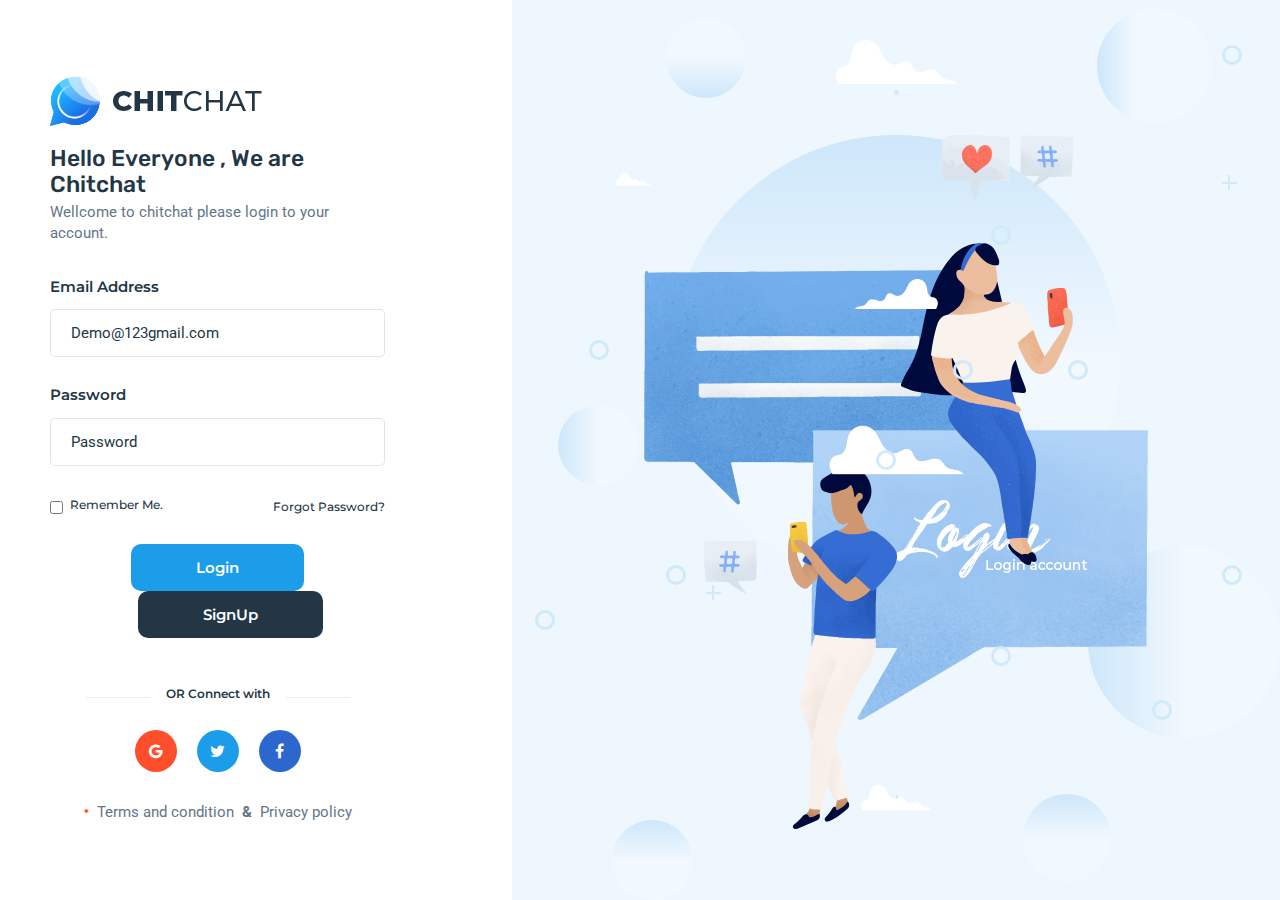
<file: chitchat/pages/login.html>
<!DOCTYPE html>
<html lang="en">
  <head>
	<meta http-equiv="Content-Type" content="text/html; charset=UTF-8"/>
    <title>Chitchat - chat messenger html templlete</title>
    <meta http-equiv="X-UA-Compatible" content="IE=edge">
    <meta name="viewport" content="width=device-width,initial-scale=1">
    <meta name="description" content="Chitchat">
    <meta name="keywords" content="Chitchat">
    <meta name="author" content="Chitchat">
    <link rel="icon" href="../../chitchat/assets/images/favicon/favicon.png" type="image/x-icon">
    <link rel="shortcut icon" href="../../chitchat/assets/images/favicon/favicon.png" type="image/x-icon">
    <link href="//fonts.googleapis.com/css?family=Montserrat:400,500,600,700,800&amp;display=swap" rel="stylesheet">
    <link href="//fonts.googleapis.com/css?family=Roboto:400,500,600&amp;display=swap" rel="stylesheet">
    <link href="//fonts.googleapis.com/css?family=Rubik:300,300i,400,400i,500,500i,700,700i,900,900i&amp;display=swap" rel="stylesheet">
    <link rel="stylesheet" type="text/css" href="../../chitchat/assets/css/date-picker.css">
    <link rel="stylesheet" type="text/css" href="../../chitchat/assets/css/magnific-popup.css">
    <link rel="stylesheet" type="text/css" href="../../chitchat/assets/css/style.css" media="screen" id="color">
    <link rel="stylesheet" type="text/css" href="../../chitchat/assets/css/tour.css">
    <link rel="stylesheet" type="text/css" href="../../chitchat/assets/js/ckeditor/skins/moono-lisa/editor.css">
    <link rel="stylesheet" type="text/css" href="../../chitchat/assets/js/ckeditor/plugins/scayt/skins/moono-lisa/scayt.css">
    <link rel="stylesheet" type="text/css" href="../../chitchat/assets/js/ckeditor/plugins/scayt/dialogs/dialog.css">
    <link rel="stylesheet" type="text/css" href="../../chitchat/assets/js/ckeditor/plugins/tableselection/styles/tableselection.css">
    <link rel="stylesheet" type="text/css" href="../../chitchat/assets/js/ckeditor/plugins/wsc/skins/moono-lisa/wsc.css">
    <link rel="stylesheet" type="text/css" href="../../chitchat/assets/js/ckeditor/plugins/copyformatting/styles/copyformatting.css">
  </head>
  <body>
    <div class="login-page1">
      <div class="container-fluid p-0">
        <div class="row">
          <div class="col-12">
            <div class="login-contain-main">
              <div class="left-page">
                <div class="login-content">
                  <div class="login-content-header"><img class="image-fluid" src="../../chitchat/assets/images/logo/landing-logo.png" alt="images"></div>
                  <h3>Hello Everyone , We are Chitchat</h3>
                  <h4>Wellcome to chitchat please login to your account.</h4>
                  <form class="form1">
                    <div class="form-group">
                      <label class="col-form-label" for="inputEmail3">Email Address</label>
                      <input class="form-control" id="inputEmail3" type="email" placeholder="Demo@123gmail.com">
                    </div>
                    <div class="form-group">
                      <label class="col-form-label" for="inputPassword3">Password</label><span> </span>
                      <input class="form-control" id="inputPassword3" type="password" placeholder="Password">
                    </div>
                    <div class="form-group">
                      <div class="rememberchk">
                        <div class="form-check">
                          <input class="form-check-input" id="gridCheck1" type="checkbox">
                          <label class="form-check-label" for="gridCheck1">Remember Me.</label>
                          <h6>Forgot Password?</h6>
                        </div>
                      </div>
                    </div>
                    <div class="form-group">
                      <div class="buttons"><a class="btn btn-primary button-effect" href="#">Login</a><a class="btn button-effect btn-signup" href="#">SignUp</a></div>
                    </div>
                  </form>
                  <div class="line">
                    <h6>OR Connect with</h6>
                  </div>
                  <div class="medialogo">
                    <ul>
                      <li><a class="icon-btn btn-danger button-effect" href="#"><i class="fa fa-google"></i></a></li>
                      <li><a class="icon-btn btn-primary button-effect" href="#"><i class="fa fa-twitter"></i></a></li>
                      <li><a class="icon-btn btn-facebook button-effect" href="#"><i class="fa fa-facebook-f"></i></a></li>
                    </ul>
                  </div>
                  <div class="termscondition">
                    <h4 class="mb-0"><span>*</span>Terms and condition<b>&</b>Privacy policy</h4>
                  </div>
                </div>
              </div>
              <div class="right-page">
                <div class="right-login animat-rate">
                  <div class="animation-block">
                    <div class="bg_circle">
                      <div></div>
                      <div></div>
                      <div></div>
                      <div></div>
                      <div></div>
                      <div></div>
                      <div></div>
                      <div></div>
                      <div></div>
                      <div></div>
                      <div></div>
                    </div>
                    <div class="cross"></div>
                    <div class="cross1"></div>
                    <div class="cross2"></div>
                    <div class="dot"></div>
                    <div class="dot1"></div>
                    <div class="maincircle"></div>
                    <div class="top-circle"></div>
                    <div class="center-circle"></div>
                    <div class="bottom-circle"></div>
                    <div class="bottom-circle1"></div>
                    <div class="right-circle"></div>
                    <div class="right-circle1"></div><img class="heart-logo" src="../../chitchat/assets/images/login_signup/5.png" alt="login logo"/><img class="has-logo" src="../../chitchat/assets/images/login_signup/4.png" alt="login logo"/><img class="login-img" src="../../chitchat/assets/images/login_signup/1.png" alt="login logo"/><img class="boy-logo" src="../../chitchat/assets/images/login_signup/6.png" alt="login boy logo"/><img class="girl-logo" src="../../chitchat/assets/images/login_signup/7.png" alt="girllogo"/><img class="cloud-logo" src="../../chitchat/assets/images/login_signup/2.png" alt="login logo"/><img class="cloud-logo1" src="../../chitchat/assets/images/login_signup/2.png" alt="login logo"/><img class="cloud-logo2" src="../../chitchat/assets/images/login_signup/2.png" alt="login logo"/><img class="cloud-logo3" src="../../chitchat/assets/images/login_signup/2.png" alt="login logo"/><img class="cloud-logo4" src="../../chitchat/assets/images/login_signup/2.png" alt="login logo"/><img class="has-logo1" src="../../chitchat/assets/images/login_signup/4.png" alt="login logo"/>
                  </div>
                </div>
              </div>
            </div>
          </div>
        </div>
      </div>
    </div>
  </body>
</html>
</file>
<file: chitchat/assets/css/date-picker.css>
.datepicker--cell-day.-other-month-, .datepicker--cell-year.-other-decade- {
  color: #dedede; }
  .datepicker--cell-day.-other-month-:hover, .datepicker--cell-year.-other-decade-:hover {
    color: #c5c5c5; }
  .-disabled-.-focus-.datepicker--cell-day.-other-month-, .-disabled-.-focus-.datepicker--cell-year.-other-decade- {
    color: #dedede; }
  .-selected-.datepicker--cell-day.-other-month-, .-selected-.datepicker--cell-year.-other-decade- {
    color: #fff;
    background: #a2ddf6; }
    .-selected-.-focus-.datepicker--cell-day.-other-month-, .-selected-.-focus-.datepicker--cell-year.-other-decade- {
      background: #8ad5f4; }
  .-in-range-.datepicker--cell-day.-other-month-, .-in-range-.datepicker--cell-year.-other-decade- {
    background-color: rgba(92, 196, 239, 0.1);
    color: #cccccc; }
    .-in-range-.-focus-.datepicker--cell-day.-other-month-, .-in-range-.-focus-.datepicker--cell-year.-other-decade- {
      background-color: rgba(92, 196, 239, 0.2); }
  .datepicker--cell-day.-other-month-:empty, .datepicker--cell-year.-other-decade-:empty {
    background: none;
    border: none; }

/* -------------------------------------------------
    Datepicker cells
   ------------------------------------------------- */
.datepicker--cells {
  display: -webkit-box;
  display: -ms-flexbox;
  display: flex;
  -ms-flex-wrap: wrap;
      flex-wrap: wrap; }

.datepicker--cell {
  border-radius: 5px;
  -webkit-box-sizing: border-box;
          box-sizing: border-box;
  cursor: pointer;
  display: -webkit-box;
  display: -ms-flexbox;
  display: flex;
  position: relative;
  -webkit-box-align: center;
      -ms-flex-align: center;
          align-items: center;
  -webkit-box-pack: center;
      -ms-flex-pack: center;
          justify-content: center;
  height: 32px;
  z-index: 1; }
  .datepicker--cell.-focus- {
    background: #f0f0f0; }
  .datepicker--cell.-current- {
    color: #4EB5E6;
    border-color: #4EB5E6; }
    .datepicker--cell.-current-.-focus- {
      color: #4a4a4a; }
    .datepicker--cell.-current-.-in-range- {
      color: #4EB5E6; }
  .datepicker--cell.-in-range- {
    background: rgba(92, 196, 239, 0.1);
    color: #4a4a4a;
    border-radius: 0; }
    .datepicker--cell.-in-range-.-focus- {
      background-color: rgba(92, 196, 239, 0.2); }
  .datepicker--cell.-disabled- {
    cursor: default;
    color: #aeaeae; }
    .datepicker--cell.-disabled-.-focus- {
      color: #aeaeae; }
    .datepicker--cell.-disabled-.-in-range- {
      color: #a1a1a1; }
    .datepicker--cell.-disabled-.-current-.-focus- {
      color: #aeaeae; }
  .datepicker--cell.-range-from- {
    border: 1px solid rgba(92, 196, 239, 0.5);
    background-color: rgba(92, 196, 239, 0.1);
    border-radius: 5px 0 0 5px; }
  .datepicker--cell.-range-to- {
    border: 1px solid rgba(92, 196, 239, 0.5);
    background-color: rgba(92, 196, 239, 0.1);
    border-radius: 0 5px 5px 0; }
  .datepicker--cell.-range-from-.-range-to- {
    border-radius: 5px; }
  .datepicker--cell.-selected- {
    color: #fff;
    border: none;
    background: #5cc4ef; }
    .datepicker--cell.-selected-.-current- {
      color: #fff;
      background: #5cc4ef; }
    .datepicker--cell.-selected-.-focus- {
      background: #45bced; }
  .datepicker--cell:empty {
    cursor: default; }

.datepicker--days-names {
  display: -webkit-box;
  display: -ms-flexbox;
  display: flex;
  -ms-flex-wrap: wrap;
      flex-wrap: wrap;
  margin: 8px 0 3px; }

.datepicker--day-name {
  color: #1c9dea;
  display: -webkit-box;
  display: -ms-flexbox;
  display: flex;
  -webkit-box-align: center;
      -ms-flex-align: center;
          align-items: center;
  -webkit-box-pack: center;
      -ms-flex-pack: center;
          justify-content: center;
  -webkit-box-flex: 1;
      -ms-flex: 1;
          flex: 1;
  text-align: center;
  text-transform: uppercase;
  font-size: .8em; }

.datepicker--cell-day {
  width: 14.28571%;
  height: 34px; }

.datepicker--cells-months {
  height: 170px; }

.datepicker--cell-month {
  width: 33.33%;
  height: 25%; }

.datepicker--years {
  height: 170px; }

.datepicker--cells-years {
  height: 170px; }

.datepicker--cell-year {
  width: 25%;
  height: 33.33%; }

/* -------------------------------------------------
    Datepicker
   ------------------------------------------------- */
.datepickers-container {
  position: absolute;
  left: 0;
  top: 0; }
  @media print {
    .datepickers-container {
      display: none; } }

.datepicker {
  background: #fff;
  border-radius: 5px;
  -webkit-box-sizing: content-box;
          box-sizing: content-box;
  font-family: Open Sans;
  font-size: 14px;
  color: #4a4a4a;
  width: 250px;
  position: absolute;
  left: -100000px;
  opacity: 0;
  padding: 10px;
  -webkit-transition: opacity 0.3s ease, left 0s 0.3s, -webkit-transform 0.3s ease;
  transition: opacity 0.3s ease, left 0s 0.3s, -webkit-transform 0.3s ease;
  transition: opacity 0.3s ease, transform 0.3s ease, left 0s 0.3s;
  transition: opacity 0.3s ease, transform 0.3s ease, left 0s 0.3s, -webkit-transform 0.3s ease;
  z-index: 100;
  -webkit-box-shadow: 0 4px 14px rgba(174, 197, 231, 0.5);
          box-shadow: 0 4px 14px rgba(174, 197, 231, 0.5); }
  .datepicker.-from-top- {
    -webkit-transform: translateY(-8px);
            transform: translateY(-8px); }
  .datepicker.-from-right- {
    -webkit-transform: translateX(8px);
            transform: translateX(8px); }
  .datepicker.-from-bottom- {
    -webkit-transform: translateY(8px);
            transform: translateY(8px); }
  .datepicker.-from-left- {
    -webkit-transform: translateX(-8px);
            transform: translateX(-8px); }
  .datepicker.active {
    opacity: 1;
    -webkit-transform: translate(0);
    transform: translate(0);
    -webkit-transition: opacity 0.3s ease, left 0s 0s, -webkit-transform 0.3s ease;
    transition: opacity 0.3s ease, left 0s 0s, -webkit-transform 0.3s ease;
    transition: opacity 0.3s ease, transform 0.3s ease, left 0s 0s;
    transition: opacity 0.3s ease, transform 0.3s ease, left 0s 0s, -webkit-transform 0.3s ease; }

.datepicker-inline .datepicker {
  position: static;
  left: auto;
  right: auto;
  opacity: 1;
  -webkit-transform: none;
          transform: none; }

.datepicker-inline .datepicker--pointer {
  display: none; }

.datepicker--content {
  -webkit-box-sizing: content-box;
          box-sizing: content-box;
  padding: 4px; }
  .-only-timepicker- .datepicker--content {
    display: none; }

.datepicker--pointer {
  position: absolute;
  background: #fff;
  border-top: 1px solid #dbdbdb;
  border-right: 1px solid #dbdbdb;
  width: 10px;
  height: 10px;
  z-index: -1; }
  .-top-left- .datepicker--pointer, .-top-center- .datepicker--pointer, .-top-right- .datepicker--pointer {
    top: calc(100% - 4px);
    -webkit-transform: rotate(135deg);
            transform: rotate(135deg); }
  .-right-top- .datepicker--pointer, .-right-center- .datepicker--pointer, .-right-bottom- .datepicker--pointer {
    right: calc(100% - 4px);
    -webkit-transform: rotate(225deg);
            transform: rotate(225deg); }
  .-bottom-left- .datepicker--pointer, .-bottom-center- .datepicker--pointer, .-bottom-right- .datepicker--pointer {
    bottom: calc(100% - 4px);
    -webkit-transform: rotate(315deg);
            transform: rotate(315deg); }
  .-left-top- .datepicker--pointer, .-left-center- .datepicker--pointer, .-left-bottom- .datepicker--pointer {
    left: calc(100% - 4px);
    -webkit-transform: rotate(45deg);
            transform: rotate(45deg); }
  .-top-left- .datepicker--pointer, .-bottom-left- .datepicker--pointer {
    left: 10px; }
  .-top-right- .datepicker--pointer, .-bottom-right- .datepicker--pointer {
    right: 10px; }
  .-top-center- .datepicker--pointer, .-bottom-center- .datepicker--pointer {
    left: calc(50% - 10px / 2); }
  .-left-top- .datepicker--pointer, .-right-top- .datepicker--pointer {
    top: 10px; }
  .-left-bottom- .datepicker--pointer, .-right-bottom- .datepicker--pointer {
    bottom: 10px; }
  .-left-center- .datepicker--pointer, .-right-center- .datepicker--pointer {
    top: calc(50% - 10px / 2); }

.datepicker--body {
  display: none; }
  .datepicker--body.active {
    display: block; }

/* -------------------------------------------------
    Navigation
   ------------------------------------------------- */
.datepicker--nav {
  color: #1c9dea;
  text-transform: uppercase;
  letter-spacing: 2px;
  font-weight: 600;
  border-radius: 5px;
  display: -webkit-box;
  display: -ms-flexbox;
  display: flex;
  -webkit-box-pack: justify;
      -ms-flex-pack: justify;
          justify-content: space-between;
  border-bottom: 1px solid #efefef;
  min-height: 32px;
  padding: 4px; }
  .-only-timepicker- .datepicker--nav {
    display: none; }

.datepicker--nav-title,
.datepicker--nav-action {
  display: -webkit-box;
  display: -ms-flexbox;
  display: flex;
  cursor: pointer;
  -webkit-box-align: center;
      -ms-flex-align: center;
          align-items: center;
  -webkit-box-pack: center;
      -ms-flex-pack: center;
          justify-content: center; }

.datepicker--nav-action {
  width: 32px;
  border-radius: 5px;
  -webkit-user-select: none;
     -moz-user-select: none;
      -ms-user-select: none;
          user-select: none;
  background: #1c9dea; }
  .datepicker--nav-action:hover {
    background: #1c9dea; }
  .datepicker--nav-action.-disabled- {
    visibility: hidden; }
  .datepicker--nav-action svg {
    width: 32px;
    height: 32px; }
  .datepicker--nav-action path {
    fill: none;
    stroke: #fff;
    stroke-width: 2px; }

.datepicker--nav-title {
  border-radius: 5px;
  padding: 0 8px; }
  .datepicker--nav-title i {
    font-style: normal;
    color: #1c9dea;
    margin-left: 5px; }
  .datepicker--nav-title.-disabled- {
    cursor: default;
    background: none; }

.datepicker--buttons {
  display: -webkit-box;
  display: -ms-flexbox;
  display: flex;
  padding: 4px;
  border-top: 1px solid #efefef; }

.datepicker--button {
  color: #1280c1;
  cursor: pointer;
  border-radius: 5px;
  -webkit-box-flex: 1;
      -ms-flex: 1;
          flex: 1;
  display: -webkit-inline-box;
  display: -ms-inline-flexbox;
  display: inline-flex;
  -webkit-box-pack: center;
      -ms-flex-pack: center;
          justify-content: center;
  -webkit-box-align: center;
      -ms-flex-align: center;
          align-items: center;
  height: 32px; }
  .datepicker--button:hover {
    color: #4a4a4a;
    background: #1280c1; }
</file>
<file: chitchat/assets/css/tour.css>
.introjs-overlay {
  position: absolute;
  -webkit-box-sizing: content-box;
          box-sizing: content-box;
  z-index: 999999;
  background-color: #000;
  opacity: 0;
  filter: alpha(opacity=50);
  -webkit-transition: all 0.3s ease-out;
  transition: all 0.3s ease-out; }

.introjs-fixParent {
  z-index: auto !important;
  opacity: 1.0 !important;
  -webkit-transform: none !important;
  transform: none !important; }

.introjs-showElement {
  z-index: 9999999 !important; }

tr.introjs-showElement > td, tr.introjs-showElement > th {
  z-index: 9999999 !important; }

.introjs-disableInteraction {
  z-index: 99999999 !important;
  position: absolute;
  background-color: white;
  opacity: 0;
  filter: alpha(opacity=0); }

.introjs-relativePosition {
  position: relative; }

tr.introjs-showElement > td, tr.introjs-showElement > th {
  position: relative; }

.introjs-helperLayer {
  -webkit-box-sizing: content-box;
          box-sizing: content-box;
  position: absolute;
  z-index: 9999998;
  background-color: #FFF;
  background-color: rgba(255, 255, 255, 0.9);
  border: 1px solid #777;
  border: 1px solid rgba(0, 0, 0, 0.5);
  border-radius: 4px;
  -webkit-box-shadow: 0 2px 15px rgba(0, 0, 0, 0.4);
          box-shadow: 0 2px 15px rgba(0, 0, 0, 0.4);
  -webkit-transition: all 0.3s ease-out;
  transition: all 0.3s ease-out; }

.introjs-tooltipReferenceLayer {
  -webkit-box-sizing: content-box;
          box-sizing: content-box;
  position: absolute;
  visibility: hidden;
  z-index: 100000000;
  background-color: transparent;
  -webkit-transition: all 0.3s ease-out;
  transition: all 0.3s ease-out; }

.introjs-helperLayer * {
  -webkit-box-sizing: content-box;
  -ms-box-sizing: content-box;
  -o-box-sizing: content-box;
  box-sizing: content-box; }
  .introjs-helperLayer *:before, .introjs-helperLayer *:after {
    -webkit-box-sizing: content-box;
    -ms-box-sizing: content-box;
    -o-box-sizing: content-box;
    box-sizing: content-box; }

.introjs-helperNumberLayer {
  -webkit-box-sizing: content-box;
          box-sizing: content-box;
  position: absolute;
  visibility: visible;
  top: -16px;
  left: -16px;
  z-index: 9999999999 !important;
  padding: 2px;
  font-family: Arial, verdana, tahoma;
  font-size: 13px;
  font-weight: bold;
  color: white;
  text-align: center;
  text-shadow: 1px 1px 1px rgba(0, 0, 0, 0.3);
  background: #ff3019;
  /* Old browsers */
  /* Chrome10+,Safari5.1+ */
  /* Chrome,Safari4+ */
  /* FF3.6+ */
  /* IE10+ */
  /* Opera 11.10+ */
  background: -webkit-gradient(linear, left top, left bottom, from(#ff3019), to(#cf0404));
  background: linear-gradient(to bottom, #ff3019 0%, #cf0404 100%);
  /* W3C */
  background: -webkit-gradient(linear, left top, left bottom, from(#1c9dea), to(#1c9dea));
  background: linear-gradient(to bottom, #1c9dea 0%, #1c9dea 100%);
  width: 20px;
  height: 20px;
  line-height: 20px;
  border: 3px solid white;
  border-radius: 50%;
  filter: "progid:DXImageTransform.Microsoft.gradient(startColorstr='#ff3019', endColorstr='#cf0404', GradientType=0)";
  /* IE6-9 */
  filter: "progid:DXImageTransform.Microsoft.Shadow(direction=135, strength=2, color=ff0000)";
  /* IE10 text shadows */
  -webkit-box-shadow: 0 2px 5px rgba(0, 0, 0, 0.4);
          box-shadow: 0 2px 5px rgba(0, 0, 0, 0.4); }

.introjs-arrow {
  border: 15px solid white;
  content: '';
  position: absolute; }
  .introjs-arrow.top {
    top: -30px;
    border-top-color: transparent;
    border-right-color: transparent;
    border-bottom-color: #1c9dea;
    border-left-color: transparent; }
  .introjs-arrow.top-right {
    top: -10px;
    right: 10px;
    border-top-color: transparent;
    border-right-color: transparent;
    border-bottom-color: #1c9dea;
    border-left-color: transparent; }
  .introjs-arrow.top-middle {
    top: -10px;
    left: 50%;
    margin-left: -5px;
    border-top-color: transparent;
    border-right-color: transparent;
    border-bottom-color: #1c9dea;
    border-left-color: transparent; }
  .introjs-arrow.right {
    right: -30px;
    top: 10px;
    border-top-color: transparent;
    border-right-color: transparent;
    border-bottom-color: transparent;
    border-left-color: #1c9dea; }
  .introjs-arrow.right-bottom {
    bottom: 10px;
    right: -30px;
    border-top-color: transparent;
    border-right-color: transparent;
    border-bottom-color: transparent;
    border-left-color: #1c9dea; }
  .introjs-arrow.bottom {
    bottom: -30px;
    border-top-color: #1c9dea;
    border-right-color: transparent;
    border-bottom-color: transparent;
    border-left-color: transparent; }
  .introjs-arrow.left {
    left: -30px;
    top: 10px;
    border-top-color: transparent;
    border-right-color: #1c9dea;
    border-bottom-color: transparent;
    border-left-color: transparent; }
  .introjs-arrow.left-bottom {
    left: -30px;
    bottom: 10px;
    border-top-color: transparent;
    border-right-color: #1c9dea;
    border-bottom-color: transparent;
    border-left-color: transparent; }

.introjs-tooltip {
  -webkit-box-sizing: content-box;
          box-sizing: content-box;
  position: absolute;
  visibility: visible;
  padding: 15px;
  background-color: #1c9dea;
  min-width: 250px;
  max-width: 300px;
  border-radius: 3px;
  -webkit-box-shadow: 0 1px 10px rgba(0, 0, 0, 0.4);
          box-shadow: 0 1px 10px rgba(0, 0, 0, 0.4);
  -webkit-transition: opacity 0.1s ease-out;
  transition: opacity 0.1s ease-out;
  border: 4px solid #fff;
  color: white; }

.introjs-tooltipbuttons {
  text-align: right;
  white-space: nowrap; }

.introjs-button {
  -webkit-box-sizing: content-box;
          box-sizing: content-box;
  position: relative;
  overflow: visible;
  display: inline-block;
  padding: 0.3em 0.8em;
  border: 1px solid #d4d4d4;
  margin: 0;
  text-decoration: none;
  text-shadow: 1px 1px 0 #fff;
  font: 11px;
  color: #333 !important;
  white-space: nowrap;
  cursor: pointer;
  outline: none;
  background-color: #fff;
  background-image: -webkit-gradient(linear, left top, left bottom, from(#fff), to(#fff));
  background-image: linear-gradient(#fff, #fff);
  -webkit-background-clip: padding;
  -moz-background-clip: padding;
  -o-background-clip: padding-box;
  border-radius: 0.2em;
  /* IE hacks */
  zoom: 1;
  *display: inline;
  margin-top: 10px; }
  .introjs-button:hover {
    border-color: #bcbcbc;
    text-decoration: none;
    -webkit-box-shadow: 0px 1px 1px #e3e3e3;
            box-shadow: 0px 1px 1px #e3e3e3; }
  .introjs-button:focus, .introjs-button:active {
    background-image: -webkit-gradient(linear, left top, left bottom, from(#ececec), to(#f4f4f4));
    background-image: linear-gradient(#ececec, #f4f4f4); }
  .introjs-button::-moz-focus-inner {
    padding: 0;
    border: 0; }

/* overrides extra padding on button elements in Firefox */
.introjs-skipbutton {
  -webkit-box-sizing: content-box;
          box-sizing: content-box;
  margin-right: 5px;
  color: #ab8ce4; }

.introjs-prevbutton {
  border-radius: 0.2em 0 0 0.2em;
  border-right: none; }
  .introjs-prevbutton.introjs-fullbutton {
    border: 1px solid #d4d4d4;
    border-radius: 0.2em; }

.introjs-nextbutton {
  border-radius: 0 0.2em 0.2em 0; }
  .introjs-nextbutton.introjs-fullbutton {
    border-radius: 0.2em; }

.introjs-disabled {
  color: #ab8ce4;
  border-color: #d4d4d4;
  -webkit-box-shadow: none;
          box-shadow: none;
  cursor: default;
  background-image: none;
  text-decoration: none;
  background: #d4d4d4;
  opacity: 0.5; }
  .introjs-disabled:hover, .introjs-disabled:focus {
    color: #ab8ce4;
    border-color: #d4d4d4;
    -webkit-box-shadow: none;
            box-shadow: none;
    cursor: default;
    background-image: none;
    text-decoration: none; }

.introjs-hidden {
  display: none; }

.introjs-bullets {
  text-align: center; }
  .introjs-bullets ul {
    -webkit-box-sizing: content-box;
            box-sizing: content-box;
    clear: both;
    margin: 15px auto 0;
    padding: 0;
    display: inline-block; }
    .introjs-bullets ul li {
      -webkit-box-sizing: content-box;
              box-sizing: content-box;
      list-style: none;
      float: left;
      margin: 0 2px; }
      .introjs-bullets ul li a {
        -webkit-box-sizing: content-box;
                box-sizing: content-box;
        display: block;
        width: 6px;
        height: 6px;
        background: #ccc;
        border-radius: 10px;
        -moz-border-radius: 10px;
        -webkit-border-radius: 10px;
        text-decoration: none;
        cursor: pointer; }
        .introjs-bullets ul li a:hover {
          background: #999; }
        .introjs-bullets ul li a.active {
          background: #fff; }

.introjs-progress {
  -webkit-box-sizing: content-box;
          box-sizing: content-box;
  overflow: hidden;
  height: 10px;
  margin: 10px 0 5px 0;
  border-radius: 4px;
  background-color: #ecf0f1; }

.introjs-progressbar {
  -webkit-box-sizing: content-box;
          box-sizing: content-box;
  float: left;
  width: 0%;
  height: 100%;
  font-size: 10px;
  line-height: 10px;
  text-align: center;
  background-color: #08c; }

.introjsFloatingElement {
  position: absolute;
  height: 0;
  width: 0;
  left: 50%;
  top: 50%; }

.introjs-fixedTooltip {
  position: fixed; }

.introjs-hint {
  -webkit-box-sizing: content-box;
          box-sizing: content-box;
  position: absolute;
  background: transparent;
  width: 20px;
  height: 15px;
  cursor: pointer; }
  .introjs-hint:focus {
    border: 0;
    outline: 0; }

.introjs-hidehint {
  display: none; }

.introjs-fixedhint {
  position: fixed; }

.introjs-hint:hover > .introjs-hint-pulse {
  border: 5px solid rgba(60, 60, 60, 0.57); }

.introjs-hint-pulse {
  -webkit-box-sizing: content-box;
          box-sizing: content-box;
  width: 10px;
  height: 10px;
  border: 5px solid rgba(60, 60, 60, 0.27);
  border-radius: 30px;
  background-color: rgba(136, 136, 136, 0.24);
  z-index: 10;
  position: absolute;
  -webkit-transition: all 0.2s ease-out;
  transition: all 0.2s ease-out; }

.introjs-hint-no-anim .introjs-hint-dot {
  -webkit-animation: none;
  animation: none; }

.introjs-hint-dot {
  -webkit-box-sizing: content-box;
          box-sizing: content-box;
  border: 10px solid rgba(146, 146, 146, 0.36);
  background: transparent;
  border-radius: 60px;
  height: 50px;
  width: 50px;
  -webkit-animation: introjspulse 3s ease-out;
  animation: introjspulse 3s ease-out;
  -webkit-animation-iteration-count: infinite;
  animation-iteration-count: infinite;
  position: absolute;
  top: -25px;
  left: -25px;
  z-index: 1;
  opacity: 0; }

@-webkit-keyframes introjspulse {
  0% {
    -webkit-transform: scale(0);
    opacity: 0.0; }
  25% {
    -webkit-transform: scale(0);
    opacity: 0.1; }
  50% {
    -webkit-transform: scale(0.1);
    opacity: 0.3; }
  75% {
    -webkit-transform: scale(0.5);
    opacity: 0.5; }
  100% {
    -webkit-transform: scale(1);
    opacity: 0.0; } }

@keyframes introjspulse {
  0% {
    -webkit-transform: scale(0);
            transform: scale(0);
    opacity: 0.0; }
  25% {
    -webkit-transform: scale(0);
            transform: scale(0);
    opacity: 0.1; }
  50% {
    -webkit-transform: scale(0.1);
            transform: scale(0.1);
    opacity: 0.3; }
  75% {
    -webkit-transform: scale(0.5);
            transform: scale(0.5);
    opacity: 0.5; }
  100% {
    -webkit-transform: scale(1);
            transform: scale(1);
    opacity: 0.0; } }
</file>
<file: chitchat/assets/js/ckeditor/plugins/scayt/skins/moono-lisa/scayt.css>
.scayt-lang-list > div
{
    padding-bottom: 6px !important;
}

.scayt-lang-list > div input
{
    margin-right: 4px;
}

#scayt_about_
{
    margin: 30px auto 0 auto;
}

#scayt_about_ p
{
	text-align: center;
	margin-bottom: 10px;
}

.cke_dialog_contents_body div[name=dictionaries] .cke_dialog_ui_hbox_last > a.cke_dialog_ui_button
{
    margin-top: 0;
}
</file>
<file: chitchat/assets/js/ckeditor/plugins/scayt/dialogs/dialog.css>
div.cke_dialog_ui_scaytItemList {
	border: 1px solid #c9cccf;
}

.cke_scaytItemList-child {
	position: relative;
	padding: 6px 30px 6px 5px;
	overflow: hidden;
	text-overflow: ellipsis;
	white-space: nowrap;
}

.cke_scaytItemList-child:hover {
	background: #ebebeb;
}

.cke_scaytItemList-child .cke_scaytItemList_remove {
	position: absolute;
	top: 0;
	right: 5px;
	width: 26px;
	height: 26px;
}
</file>
<file: chitchat/assets/js/ckeditor/plugins/tableselection/styles/tableselection.css>
.cke_table-faked-selection-editor *::selection, table[data-cke-table-faked-selection-table] *::selection {
	background: transparent;
}

.cke_table-faked-selection-editor {
	/* With love, dedicated for Chrome, until https://bugs.chromium.org/p/chromium/issues/detail?id=702610 is resolved.
	It will force repaint (without reflow) so that selection is properly displayed.	*/
	transform: translateZ( 0 );
}

.cke_table-faked-selection {
	background: darkgray !important;
	color: black;
}
.cke_table-faked-selection a {
	color: black;
}
.cke_editable:focus .cke_table-faked-selection {
	/* We have to use !important here, as td might specify it's own background, thus table selection
	would not be visible. */
	background: #0076cb !important;
	color: white;
}
.cke_editable:focus .cke_table-faked-selection a {
	color: white;
}
.cke_table-faked-selection::-moz-selection, .cke_table-faked-selection ::-moz-selection {
	background: transparent;
}
.cke_table-faked-selection::selection, .cke_table-faked-selection ::selection {
	background: transparent;
}
</file>
<file: chitchat/assets/js/ckeditor/plugins/wsc/skins/moono-lisa/wsc.css>
.cke_dialog_body #overlayBlock,
.cke_dialog_body #no_check_over
{
    top: 39px !important;
}

div[name=SpellTab] .wsc-spelltab-bottom .cke_dialog_ui_vbox td > .cke_dialog_ui_button:first-child
{
    margin-top: 4px;
}

div[name=SpellTab] .wsc-spelltab-bottom .cke_dialog_ui_hbox_first .cke_dialog_ui_select > label
{
    margin-left: 0;
}

div[name=SpellTab] .wsc-spelltab-bottom .cke_dialog_ui_hbox_first .cke_dialog_ui_select div.cke_dialog_ui_input_select
{
    width: 140px !important;
}

div[name=SpellTab] .wsc-spelltab-bottom .cke_dialog_ui_hbox_first .cke_dialog_ui_select select.cke_dialog_ui_input_select,
div[name=Thesaurus] div.cke_dialog_ui_input_select select.cke_dialog_ui_input_select
{
    margin-top: 1px;
}

div[name=SpellTab] .wsc-spelltab-bottom .cke_dialog_ui_hbox_first .cke_dialog_ui_select select.cke_dialog_ui_input_select:focus,
div[name=Thesaurus] div.cke_dialog_ui_input_select select.cke_dialog_ui_input_select:focus
{
    margin-top: 0;
}

div[name=GrammTab] .cke_dialog_ui_vbox tbody > tr:first-child .cke_dialog_ui_button,
div[name=Thesaurus] .cke_dialog_ui_vbox tbody > tr:first-child .cke_dialog_ui_button
{
    margin-top: 4px !important;
}

div[name=Thesaurus] div.cke_dialog_ui_input_select
{
    width: 180px !important;
}
</file>
<file: chitchat/assets/js/ckeditor/plugins/copyformatting/styles/copyformatting.css>
/*
Copyright (c) 2003-2017, CKSource - Frederico Knabben. All rights reserved.
For licensing, see LICENSE.md or https://ckeditor.com/legal/ckeditor-oss-license
*/

html.cke_copyformatting_active {
	min-height: 100%;
}

/* There is no cursor in CUR format for IE/Edge as that browser
 does not support custom cursor in [contenteditable] area.
 Ticket for this issue:
 https://connect.microsoft.com/IE/feedback/details/1070215/cant-change-cursor-in-contenteditable-using-css */
.cke_copyformatting_disabled,
.cke_copyformatting_disabled a,
.cke_copyformatting_disabled .cke_editable {
	cursor: url(../cursors/cursor-disabled.svg) 12 1, auto;
}

.cke_copyformatting_disabled .cke_top a,
.cke_copyformatting_disabled .cke_bottom a {
	cursor: default;
}

/* Added `!important` rule as a fix for overriding the cursor by the Table Resize plugin.
 The `!important` rule is used because the Table Resize plugin creates a `<div>` which changes the cursor using inlined styles. */
.cke_copyformatting_active,
.cke_copyformatting_active.cke_editable,
.cke_copyformatting_active .cke_editable,
.cke_copyformatting_active a,
.cke_copyformatting_active table,
.cke_copyformatting_active div[data-cke-temp],
.cke_copyformatting_tableresize_cursor div[data-cke-temp] {
	cursor: url(../cursors/cursor.svg) 12 1, auto !important;
}

.cke_screen_reader_only {
	position: absolute;
	clip: rect(1px, 1px, 1px, 1px);
	padding: 0;
	border: 0;
	height: 1px;
	width: 1px;
	overflow: hidden;
}
</file>
<file: chitchat/assets/js/ckeditor/skins/moono-lisa/editor.css>
/*
Copyright (c) 2003-2017, CKSource - Frederico Knabben. All rights reserved.
For licensing, see LICENSE.md or https://ckeditor.com/legal/ckeditor-oss-license
*/
.cke_reset{margin:0;padding:0;border:0;background:transparent;text-decoration:none;width:auto;height:auto;vertical-align:baseline;box-sizing:content-box;position:static;transition:none}.cke_reset_all,.cke_reset_all *,.cke_reset_all a,.cke_reset_all textarea{margin:0;padding:0;border:0;background:transparent;text-decoration:none;width:auto;height:auto;vertical-align:baseline;box-sizing:content-box;position:static;transition:none;border-collapse:collapse;font:normal normal normal 12px Arial,Helvetica,Tahoma,Verdana,Sans-Serif;color:#000;text-align:left;white-space:nowrap;cursor:auto;float:none}.cke_reset_all .cke_rtl *{text-align:right}.cke_reset_all iframe{vertical-align:inherit}.cke_reset_all textarea{white-space:pre-wrap}.cke_reset_all textarea,.cke_reset_all input[type="text"],.cke_reset_all input[type="password"]{cursor:text}.cke_reset_all textarea[disabled],.cke_reset_all input[type="text"][disabled],.cke_reset_all input[type="password"][disabled]{cursor:default}.cke_reset_all fieldset{padding:10px;border:2px groove #e0dfe3}.cke_reset_all select{box-sizing:border-box}.cke_reset_all table{table-layout:auto}.cke_chrome{display:block;border:1px solid #eee;padding:0}.cke_inner{display:block;background:#fff;padding:0;-webkit-touch-callout:none}.cke_float{border:0}.cke_float .cke_inner{padding-bottom:0}.cke_top,.cke_contents,.cke_bottom{display:block;overflow:hidden}.cke_top{border-bottom:1px solid #d1d1d1;background:#f8f8f8;padding:6px 8px 2px;white-space:normal}.cke_float .cke_top{border:1px solid #d1d1d1}.cke_bottom{padding:6px 8px 2px;position:relative;border-top:1px solid #d1d1d1;background:#f8f8f8}.cke_browser_ios .cke_contents{overflow-y:auto;-webkit-overflow-scrolling:touch}.cke_resizer{width:0;height:0;overflow:hidden;border-width:10px 10px 0 0;border-color:transparent #bcbcbc transparent transparent;border-style:dashed solid dashed dashed;font-size:0;vertical-align:bottom;margin-top:6px;margin-bottom:2px}.cke_hc .cke_resizer{font-size:15px;width:auto;height:auto;border-width:0}.cke_resizer_ltr{cursor:se-resize;float:right;margin-right:-4px}.cke_resizer_rtl{border-width:10px 0 0 10px;border-color:transparent transparent transparent #bcbcbc;border-style:dashed dashed dashed solid;cursor:sw-resize;float:left;margin-left:-4px;right:auto}.cke_wysiwyg_div{display:block;height:100%;overflow:auto;padding:0 8px;outline-style:none;box-sizing:border-box}.cke_panel{visibility:visible;width:120px;height:100px;overflow:hidden;background-color:#fff;border:1px solid #d1d1d1}.cke_menu_panel{padding:0;margin:0}.cke_combopanel{width:150px;height:170px}.cke_panel_frame{width:100%;height:100%;font-size:12px;overflow:auto;overflow-x:hidden}.cke_panel_container{overflow-y:auto;overflow-x:hidden}.cke_panel_block:focus{outline:0}.cke_panel_list{margin:0;padding:0;list-style-type:none;white-space:nowrap}.cke_panel_listItem{margin:0;padding:0}.cke_panel_listItem a{padding:6px 7px;display:block;color:inherit!important;text-decoration:none;overflow:hidden;text-overflow:ellipsis}.cke_hc .cke_panel_listItem a{border-style:none}.cke_panel_listItem.cke_selected a,.cke_panel_listItem a:hover,.cke_panel_listItem a:focus,.cke_panel_listItem a:active{background-color:#e9e9e9}.cke_panel_listItem a:focus{outline:1px dotted #000}.cke_hc .cke_panel_listItem a:hover,.cke_hc .cke_panel_listItem a:focus,.cke_hc .cke_panel_listItem a:active{border:2px solid;padding:4px 5px}.cke_panel_listItem p,.cke_panel_listItem h1,.cke_panel_listItem h2,.cke_panel_listItem h3,.cke_panel_listItem h4,.cke_panel_listItem h5,.cke_panel_listItem h6,.cke_panel_listItem pre{margin-top:0;margin-bottom:0}.cke_panel_grouptitle{cursor:default;font-size:11px;font-weight:bold;white-space:nowrap;margin:0;padding:6px 6px 7px 6px;color:#484848;border-bottom:1px solid #d1d1d1;background:#f8f8f8}.cke_colorblock{padding:10px;font-size:11px;font-family:'Microsoft Sans Serif',Tahoma,Arial,Verdana,Sans-Serif}.cke_colorblock,.cke_colorblock a{text-decoration:none;color:#000}a.cke_colorbox{padding:2px;float:left;width:20px;height:20px}.cke_rtl a.cke_colorbox{float:right}a:hover.cke_colorbox,a:focus.cke_colorbox,a:active.cke_colorbox{outline:0;padding:0;border:2px solid #139ff7}a:hover.cke_colorbox{border-color:#bcbcbc}span.cke_colorbox{width:20px;height:20px;float:left}.cke_rtl span.cke_colorbox{float:right}a.cke_colorauto,a.cke_colormore{border:#fff 1px solid;padding:3px;display:block;cursor:pointer}a.cke_colorauto{padding:0;border:1px solid transparent;margin-bottom:6px;height:26px;line-height:26px}a.cke_colormore{margin-top:10px;height:20px;line-height:19px}a:hover.cke_colorauto,a:hover.cke_colormore,a:focus.cke_colorauto,a:focus.cke_colormore,a:active.cke_colorauto,a:active.cke_colormore{outline:0;border:#139ff7 1px solid;background-color:#f8f8f8}a:hover.cke_colorauto,a:hover.cke_colormore{border-color:#bcbcbc}.cke_colorauto span.cke_colorbox{width:18px;height:18px;border:1px solid #808080;margin-left:1px;margin-top:3px}.cke_rtl .cke_colorauto span.cke_colorbox{margin-left:0;margin-right:1px}span.cke_colorbox[style*="#ffffff"],span.cke_colorbox[style*="#FFFFFF"],span.cke_colorbox[style="background-color:#fff"],span.cke_colorbox[style="background-color:#FFF"],span.cke_colorbox[style*="rgb(255,255,255)"],span.cke_colorbox[style*="rgb(255, 255, 255)"]{border:1px solid #808080;width:18px;height:18px}.cke_toolbar{float:left}.cke_rtl .cke_toolbar{float:right}.cke_toolgroup{border:0;float:left;margin:1px 2px 6px 0;padding-right:3px}.cke_rtl .cke_toolgroup{float:right;margin:1px 0 6px 2px;padding-left:3px;padding-right:0}.cke_hc .cke_toolgroup{margin-right:5px;margin-bottom:5px}.cke_hc.cke_rtl .cke_toolgroup{margin-right:0;margin-left:5px}a.cke_button{display:inline-block;height:18px;padding:4px 6px;outline:0;cursor:default;float:left;border:0;position:relative}.cke_rtl a.cke_button{float:right}.cke_hc a.cke_button{border:1px solid black;padding:3px 5px;margin:0 3px 5px 0}.cke_hc.cke_rtl a.cke_button{margin:0 0 5px 3px}a.cke_button_on{background:#fff;border:1px #bcbcbc solid;padding:3px 5px}a.cke_button_off:hover,a.cke_button_off:focus,a.cke_button_off:active{background:#e5e5e5;border:1px #bcbcbc solid;padding:3px 5px}.cke_hc a.cke_button_on,.cke_hc a.cke_button_off:hover,.cke_hc a.cke_button_off:focus,.cke_hc a.cke_button_off:active{background:#e5e5e5;border:3px solid #000;padding:1px 3px}a.cke_button_disabled:hover,a.cke_button_disabled:focus,a.cke_button_disabled:active{border:0;padding:4px 6px;background-color:transparent}a.cke_button_disabled:focus{border:1px #bcbcbc solid;padding:3px 5px}.cke_hc a.cke_button_disabled:hover,.cke_hc a.cke_button_disabled:focus,.cke_hc a.cke_button_disabled:active{border:1px solid #acacac;padding:3px 5px;margin:0 3px 5px 0}.cke_hc a.cke_button_disabled:focus{border:3px solid #000;padding:1px 3px}.cke_hc.cke_rtl a.cke_button_disabled:hover,.cke_hc.cke_rtl a.cke_button_disabled:focus,.cke_hc.cke_rtl a.cke_button_disabled:active{margin:0 0 5px 3px}a.cke_button_disabled .cke_button_icon,a.cke_button_disabled .cke_button_arrow{opacity:.3}.cke_hc a.cke_button_disabled{border-color:#acacac}.cke_hc a.cke_button_disabled .cke_button_icon,.cke_hc a.cke_button_disabled .cke_button_label{opacity:.5}.cke_toolgroup a.cke_button:last-child:after,.cke_toolgroup a.cke_button.cke_button_disabled:hover:last-child:after{content:"";position:absolute;height:18px;width:0;border-right:1px solid #bcbcbc;margin-top:4px;top:0;right:-3px}.cke_rtl .cke_toolgroup a.cke_button:last-child:after,.cke_rtl .cke_toolgroup a.cke_button.cke_button_disabled:hover:last-child:after{border-right:0;right:auto;border-left:1px solid #bcbcbc;top:0;left:-3px}.cke_hc .cke_toolgroup a.cke_button:last-child:after,.cke_hc .cke_toolgroup a.cke_button.cke_button_disabled:last-child:after,.cke_hc .cke_toolgroup a.cke_button.cke_button_disabled:hover:last-child:after{border-color:#000;top:0;right:-7px}.cke_hc.cke_rtl .cke_toolgroup a.cke_button:last-child:after,.cke_hc.cke_rtl .cke_toolgroup a.cke_button.cke_button_disabled:last-child:after,.cke_hc.cke_rtl .cke_toolgroup a.cke_button.cke_button_disabled:hover:last-child:after{top:0;right:auto;left:-7px}.cke_toolgroup a.cke_button:hover:last-child:after,.cke_toolgroup a.cke_button.cke_button_on:last-child:after{top:-1px;right:-4px}.cke_rtl .cke_toolgroup a.cke_button:hover:last-child:after,.cke_rtl .cke_toolgroup a.cke_button.cke_button_on:last-child:after{top:-1px;right:auto;left:-4px}.cke_hc .cke_toolgroup a.cke_button:hover:last-child:after,.cke_hc .cke_toolgroup a.cke_button.cke_button_on:last-child:after{top:-2px;right:-9px}.cke_hc.cke_rtl .cke_toolgroup a.cke_button:hover:last-child:after,.cke_hc.cke_rtl .cke_toolgroup a.cke_button.cke_button_on:last-child:after{top:-2px;right:auto;left:-9px}.cke_toolbar.cke_toolbar_last .cke_toolgroup a.cke_button:last-child:after{content:none;border:0;width:0;height:0}.cke_button_icon{cursor:inherit;background-repeat:no-repeat;margin-top:1px;width:16px;height:16px;float:left;display:inline-block}.cke_rtl .cke_button_icon{float:right}.cke_hc .cke_button_icon{display:none}.cke_button_label{display:none;padding-left:3px;margin-top:1px;line-height:17px;vertical-align:middle;float:left;cursor:default;color:#484848}.cke_rtl .cke_button_label{padding-right:3px;padding-left:0;float:right}.cke_hc .cke_button_label{padding:0;display:inline-block;font-size:12px}.cke_button_arrow{display:inline-block;margin:8px 0 0 1px;width:0;height:0;cursor:default;vertical-align:top;border-left:3px solid transparent;border-right:3px solid transparent;border-top:3px solid #484848}.cke_rtl .cke_button_arrow{margin-right:5px;margin-left:0}.cke_hc .cke_button_arrow{font-size:10px;margin:3px 0 0 3px;width:auto;border:0}.cke_toolbar_separator{float:left;background-color:#bcbcbc;margin:4px 2px 0 2px;height:18px;width:1px}.cke_rtl .cke_toolbar_separator{float:right}.cke_hc .cke_toolbar_separator{background-color:#000;margin-left:2px;margin-right:5px;margin-bottom:9px}.cke_hc.cke_rtl .cke_toolbar_separator{margin-left:5px;margin-right:2px}.cke_toolbar_break{display:block;clear:left}.cke_rtl .cke_toolbar_break{clear:right}a.cke_toolbox_collapser{width:12px;height:11px;float:right;margin:11px 0 0;font-size:0;cursor:default;text-align:center;border:1px solid #bcbcbc}.cke_rtl .cke_toolbox_collapser{float:left}.cke_toolbox_collapser:hover{background:#e5e5e5}.cke_toolbox_collapser.cke_toolbox_collapser_min{margin:0 2px 4px}.cke_toolbox_collapser .cke_arrow{display:inline-block;height:0;width:0;font-size:0;margin-top:1px;border:3px solid transparent;border-bottom-color:#484848}.cke_toolbox_collapser.cke_toolbox_collapser_min .cke_arrow{margin-top:4px;border-bottom-color:transparent;border-top-color:#484848}.cke_hc .cke_toolbox_collapser .cke_arrow{font-size:8px;width:auto;border:0;margin-top:0}.cke_menuitem span{cursor:default}.cke_menubutton{display:block}.cke_hc .cke_menubutton{padding:2px}.cke_menubutton:hover,.cke_menubutton:focus,.cke_menubutton:active{background-color:#e9e9e9;display:block;outline:1px dotted}.cke_menubutton:hover{outline:0}.cke_hc .cke_menubutton:hover,.cke_hc .cke_menubutton:focus,.cke_hc .cke_menubutton:active{border:2px solid;padding:0}.cke_menubutton_disabled:hover,.cke_menubutton_disabled:focus,.cke_menubutton_disabled:active{background-color:transparent;outline:0}.cke_menubutton_inner{display:table-row}.cke_menubutton_icon,.cke_menubutton_label,.cke_menuarrow{display:table-cell}.cke_menubutton_icon{background-color:#f8f8f8;padding:6px 4px}.cke_hc .cke_menubutton_icon{height:16px;width:0;padding:4px 0}.cke_menubutton:hover .cke_menubutton_icon,.cke_menubutton:focus .cke_menubutton_icon,.cke_menubutton:active .cke_menubutton_icon{background-color:#e9e9e9}.cke_menubutton_disabled:hover .cke_menubutton_icon,.cke_menubutton_disabled:focus .cke_menubutton_icon,.cke_menubutton_disabled:active .cke_menubutton_icon{background-color:#f8f8f8;outline:0}.cke_menuitem .cke_menubutton_on{background-color:#e9e9e9;border:1px solid #dedede;outline:0}.cke_menubutton_on .cke_menubutton_icon{padding-right:3px;background-color:#e9e9e9}.cke_menubutton_label{padding:0 5px;background-color:transparent;width:100%;vertical-align:middle}.cke_menubutton_shortcut{color:#979797}.cke_menubutton_disabled .cke_menubutton_label{opacity:.3;filter:alpha(opacity=30)}.cke_panel_frame .cke_menubutton_label{display:none}.cke_menuseparator{background-color:#d1d1d1;height:1px}.cke_menuarrow{background:transparent url(images/arrow.png) no-repeat 0 10px;padding:0 5px}  .cke_rtl .cke_menuarrow{background-position:5px -13px;background-repeat:no-repeat}  .cke_hc .cke_menuarrow{background-image:none}  .cke_menuarrow span{display:none}  .cke_hc .cke_menuarrow span{vertical-align:middle;display:inline}  .cke_combo{display:inline-block;float:left;position:relative;margin-bottom:5px}  .cke_rtl .cke_combo{float:right}  .cke_hc .cke_combo{margin-top:1px;margin-bottom:10px}  .cke_combo:after{content:"";position:absolute;height:18px;width:0;border-right:1px solid #bcbcbc;margin-top:5px;top:0;right:0}  .cke_rtl .cke_combo:after{border-right:0;border-left:1px solid #bcbcbc;right:auto;left:0}  .cke_hc .cke_combo:after{border-color:#000}  a.cke_combo_button{cursor:default;display:inline-block;float:left;margin:0;padding:1px}  .cke_rtl a.cke_combo_button{float:right}  .cke_hc a.cke_combo_button{padding:4px}  .cke_combo_on a.cke_combo_button,.cke_combo_off a.cke_combo_button:hover,.cke_combo_off a.cke_combo_button:focus,.cke_combo_off a.cke_combo_button:active{background:#e5e5e5;border:1px solid #bcbcbc;padding:0 0 0 1px;margin-left:-1px}  .cke_combo_off a.cke_combo_button:focus{outline:0}  .cke_combo_on a.cke_combo_button,.cke_combo_off a.cke_combo_button:active{background:#fff}  .cke_rtl .cke_combo_on a.cke_combo_button,.cke_rtl .cke_combo_off a.cke_combo_button:hover,.cke_rtl .cke_combo_off a.cke_combo_button:focus,.cke_rtl .cke_combo_off a.cke_combo_button:active{padding:0 1px 0 0;margin-left:0;margin-right:-1px}  .cke_hc .cke_combo_on a.cke_combo_button,.cke_hc .cke_combo_off a.cke_combo_button:hover,.cke_hc .cke_combo_off a.cke_combo_button:focus,.cke_hc .cke_combo_off a.cke_combo_button:active{border:3px solid #000;padding:1px 1px 1px 2px}  .cke_hc.cke_rtl .cke_combo_on a.cke_combo_button,.cke_hc.cke_rtl .cke_combo_off a.cke_combo_button:hover,.cke_hc.cke_rtl .cke_combo_off a.cke_combo_button:focus,.cke_hc.cke_rtl .cke_combo_off a.cke_combo_button:active{padding:1px 2px 1px 1px}  .cke_toolbar_start+.cke_combo_on a.cke_combo_button,.cke_toolbar_start+.cke_combo_off a.cke_combo_button:hover,.cke_toolbar_start+.cke_combo_off a.cke_combo_button:focus,.cke_toolbar_start+.cke_combo_off a.cke_combo_button:active{padding:0 0 0 3px;margin-left:-3px}  .cke_rtl .cke_toolbar_start+.cke_combo_on a.cke_combo_button,.cke_rtl .cke_toolbar_start+.cke_combo_off a.cke_combo_button:hover,.cke_rtl .cke_toolbar_start+.cke_combo_off a.cke_combo_button:focus,.cke_rtl .cke_toolbar_start+.cke_combo_off a.cke_combo_button:active{padding:0 3px 0 0;margin-left:0;margin-right:-3px}  .cke_hc .cke_toolbar>.cke_toolbar_start+.cke_combo_on a.cke_combo_button,.cke_hc .cke_toolbar>.cke_toolbar_start+.cke_combo_off a.cke_combo_button:hover,.cke_hc .cke_toolbar>.cke_toolbar_start+.cke_combo_off a.cke_combo_button:focus,.cke_hc .cke_toolbar>.cke_toolbar_start+.cke_combo_off a.cke_combo_button:active{padding:1px 1px 1px 7px;margin-left:-6px}  .cke_hc.cke_rtl .cke_toolbar>.cke_toolbar_start+.cke_combo_on a.cke_combo_button,.cke_hc.cke_rtl .cke_toolbar>.cke_toolbar_start+.cke_combo_off a.cke_combo_button:hover,.cke_hc.cke_rtl .cke_toolbar>.cke_toolbar_start+.cke_combo_off a.cke_combo_button:focus,.cke_hc.cke_rtl .cke_toolbar>.cke_toolbar_start+.cke_combo_off a.cke_combo_button:active{padding:1px 7px 1px 1px;margin-left:0;margin-right:-6px}  .cke_toolbox .cke_toolbar:first-child>.cke_toolbar_start+.cke_combo_on a.cke_combo_button,.cke_toolbox .cke_toolbar:first-child>.cke_toolbar_start+.cke_combo_off a.cke_combo_button:hover,.cke_toolbox .cke_toolbar:first-child>.cke_toolbar_start+.cke_combo_off a.cke_combo_button:focus,.cke_toolbox .cke_toolbar:first-child>.cke_toolbar_start+.cke_combo_off a.cke_combo_button:active,.cke_toolbar_break+.cke_toolbar>.cke_toolbar_start+.cke_combo_on a.cke_combo_button,.cke_toolbar_break+.cke_toolbar>.cke_toolbar_start+.cke_combo_off a.cke_combo_button:hover,.cke_toolbar_break+.cke_toolbar>.cke_toolbar_start+.cke_combo_off a.cke_combo_button:focus,.cke_toolbar_break+.cke_toolbar>.cke_toolbar_start+.cke_combo_off a.cke_combo_button:active{padding:0;margin:0}  .cke_hc .cke_toolbox .cke_toolbar:first-child>.cke_toolbar_start+.cke_combo_on a.cke_combo_button,.cke_hc .cke_toolbox .cke_toolbar:first-child>.cke_toolbar_start+.cke_combo_off a.cke_combo_button:hover,.cke_hc .cke_toolbox .cke_toolbar:first-child>.cke_toolbar_start+.cke_combo_off a.cke_combo_button:focus,.cke_hc .cke_toolbox .cke_toolbar:first-child>.cke_toolbar_start+.cke_combo_off a.cke_combo_button:active,.cke_hc .cke_toolbar_break+.cke_toolbar>.cke_toolbar_start+.cke_combo_on a.cke_combo_button,.cke_hc .cke_toolbar_break+.cke_toolbar>.cke_toolbar_start+.cke_combo_off a.cke_combo_button:hover,.cke_hc .cke_toolbar_break+.cke_toolbar>.cke_toolbar_start+.cke_combo_off a.cke_combo_button:focus,.cke_hc .cke_toolbar_break+.cke_toolbar>.cke_toolbar_start+.cke_combo_off a.cke_combo_button:active{padding:1px;margin:0}  .cke_toolbar .cke_combo+.cke_toolbar_end,.cke_toolbar .cke_combo+.cke_toolgroup{margin-right:0;margin-left:2px}  .cke_rtl .cke_toolbar .cke_combo+.cke_toolbar_end,.cke_rtl .cke_toolbar .cke_combo+.cke_toolgroup{margin-left:0;margin-right:2px}  .cke_hc .cke_toolbar .cke_combo+.cke_toolbar_end,.cke_hc .cke_toolbar .cke_combo+.cke_toolgroup{margin-left:5px}  .cke_hc.cke_rtl .cke_toolbar .cke_combo+.cke_toolbar_end,.cke_hc.cke_rtl .cke_toolbar .cke_combo+.cke_toolgroup{margin-left:0;margin-right:5px}  .cke_toolbar.cke_toolbar_last .cke_combo:nth-last-child(-n+2):after{content:none;border:0;width:0;height:0}  .cke_combo_text{line-height:26px;padding-left:10px;text-overflow:ellipsis;overflow:hidden;float:left;cursor:default;color:#484848;width:60px}  .cke_rtl .cke_combo_text{float:right;text-align:right;padding-left:0;padding-right:10px}  .cke_hc .cke_combo_text{line-height:18px;font-size:12px}  .cke_combo_open{cursor:default;display:inline-block;font-size:0;height:19px;line-height:17px;margin:1px 10px 1px;width:5px}  .cke_hc .cke_combo_open{height:12px}  .cke_combo_arrow{cursor:default;margin:11px 0 0;float:left;height:0;width:0;font-size:0;border-left:3px solid transparent;border-right:3px solid transparent;border-top:3px solid #484848}  .cke_hc .cke_combo_arrow{font-size:10px;width:auto;border:0;margin-top:3px}  .cke_combo_label{display:none;float:left;line-height:26px;vertical-align:top;margin-right:5px}  .cke_rtl .cke_combo_label{float:right;margin-left:5px;margin-right:0}  .cke_combo_disabled .cke_combo_inlinelabel,.cke_combo_disabled .cke_combo_open{opacity:.3}  .cke_path{float:left;margin:-2px 0 2px}  a.cke_path_item,span.cke_path_empty{display:inline-block;float:left;padding:3px 4px;margin-right:2px;cursor:default;text-decoration:none;outline:0;border:0;color:#484848;font-weight:bold;font-size:11px}  .cke_rtl .cke_path,.cke_rtl .cke_path_item,.cke_rtl .cke_path_empty{float:right}  a.cke_path_item:hover,a.cke_path_item:focus,a.cke_path_item:active{background-color:#e5e5e5}  .cke_hc a.cke_path_item:hover,.cke_hc a.cke_path_item:focus,.cke_hc a.cke_path_item:active{border:2px solid;padding:1px 2px}  .cke_button__source_label,.cke_button__sourcedialog_label{display:inline}  .cke_combopanel__fontsize{width:135px}  textarea.cke_source{font-family:'Courier New',Monospace;font-size:small;background-color:#fff;white-space:pre-wrap;border:0;padding:0;margin:0;display:block}  .cke_wysiwyg_frame,.cke_wysiwyg_div{background-color:#fff}  .cke_notifications_area{pointer-events:none}  .cke_notification{pointer-events:auto;position:relative;margin:10px;width:300px;color:white;text-align:center;opacity:.95;filter:alpha(opacity = 95);-webkit-animation:fadeIn .7s;animation:fadeIn .7s}  .cke_notification_message a{color:#12306f}  @-webkit-keyframes fadeIn{from{opacity:.4}to{opacity:.95}}  @keyframes fadeIn{from{opacity:.4}to{opacity:.95}}  .cke_notification_success{background:#72b572;border:1px solid #63a563}  .cke_notification_warning{background:#c83939;border:1px solid #902b2b}  .cke_notification_info{background:#2e9ad0;border:1px solid #0f74a8}  .cke_notification_info span.cke_notification_progress{background-color:#0f74a8;display:block;padding:0;margin:0;height:100%;overflow:hidden;position:absolute;z-index:1}  .cke_notification_message{position:relative;margin:4px 23px 3px;font-family:Arial,Helvetica,sans-serif;font-size:12px;line-height:18px;z-index:4;text-overflow:ellipsis;overflow:hidden}  .cke_notification_close{background-image:url(images/close.png);background-repeat:no-repeat;background-position:50%;position:absolute;cursor:pointer;text-align:center;height:20px;width:20px;top:1px;right:1px;padding:0;margin:0;z-index:5;opacity:.6;filter:alpha(opacity = 60)}  .cke_notification_close:hover{opacity:1;filter:alpha(opacity = 100)}  .cke_notification_close span{display:none}  .cke_notification_warning a.cke_notification_close{opacity:.8;filter:alpha(opacity = 80)}  .cke_notification_warning a.cke_notification_close:hover{opacity:1;filter:alpha(opacity = 100)}  .cke_chrome{visibility:inherit}  .cke_voice_label{display:none}  legend.cke_voice_label{display:none}  .cke_button__about_icon {background: url(icons.png) no-repeat 0 -0px !important;}  .cke_button__bold_icon {background: url(icons.png) no-repeat 0 -24px !important;}  .cke_button__italic_icon {background: url(icons.png) no-repeat 0 -48px !important;}  .cke_button__strike_icon {background: url(icons.png) no-repeat 0 -72px !important;}  .cke_button__subscript_icon {background: url(icons.png) no-repeat 0 -96px !important;}  .cke_button__superscript_icon {background: url(icons.png) no-repeat 0 -120px !important;}  .cke_button__underline_icon {background: url(icons.png) no-repeat 0 -144px !important;}  .cke_button__bidiltr_icon {background: url(icons.png) no-repeat 0 -168px !important;}  .cke_button__bidirtl_icon {background: url(icons.png) no-repeat 0 -192px !important;}  .cke_button__blockquote_icon {background: url(icons.png) no-repeat 0 -216px !important;}  .cke_rtl .cke_button__copy_icon, .cke_mixed_dir_content .cke_rtl .cke_button__copy_icon {background: url(icons.png) no-repeat 0 -240px !important;}  .cke_ltr .cke_button__copy_icon {background: url(icons.png) no-repeat 0 -264px !important;}  .cke_rtl .cke_button__cut_icon, .cke_mixed_dir_content .cke_rtl .cke_button__cut_icon {background: url(icons.png) no-repeat 0 -288px !important;}  .cke_ltr .cke_button__cut_icon {background: url(icons.png) no-repeat 0 -312px !important;}  .cke_rtl .cke_button__paste_icon, .cke_mixed_dir_content .cke_rtl .cke_button__paste_icon {background: url(icons.png) no-repeat 0 -336px !important;}  .cke_ltr .cke_button__paste_icon {background: url(icons.png) no-repeat 0 -360px !important;}  .cke_button__bgcolor_icon {background: url(icons.png) no-repeat 0 -384px !important;}  .cke_button__textcolor_icon {background: url(icons.png) no-repeat 0 -408px !important;}  .cke_rtl .cke_button__templates_icon, .cke_mixed_dir_content .cke_rtl .cke_button__templates_icon {background: url(icons.png) no-repeat 0 -432px !important;}  .cke_ltr .cke_button__templates_icon {background: url(icons.png) no-repeat 0 -456px !important;}  .cke_button__copyformatting_icon {background: url(icons.png) no-repeat 0 -480px !important;}  .cke_button__creatediv_icon {background: url(icons.png) no-repeat 0 -504px !important;}  .cke_rtl .cke_button__find_icon, .cke_mixed_dir_content .cke_rtl .cke_button__find_icon {background: url(icons.png) no-repeat 0 -528px !important;}  .cke_ltr .cke_button__find_icon {background: url(icons.png) no-repeat 0 -552px !important;}  .cke_button__replace_icon {background: url(icons.png) no-repeat 0 -576px !important;}  .cke_button__flash_icon {background: url(icons.png) no-repeat 0 -600px !important;}  .cke_button__button_icon {background: url(icons.png) no-repeat 0 -624px !important;}  .cke_button__checkbox_icon {background: url(icons.png) no-repeat 0 -648px !important;}  .cke_button__form_icon {background: url(icons.png) no-repeat 0 -672px !important;}  .cke_button__hiddenfield_icon {background: url(icons.png) no-repeat 0 -696px !important;}  .cke_button__imagebutton_icon {background: url(icons.png) no-repeat 0 -720px !important;}  .cke_button__radio_icon {background: url(icons.png) no-repeat 0 -744px !important;}  .cke_rtl .cke_button__select_icon, .cke_mixed_dir_content .cke_rtl .cke_button__select_icon {background: url(icons.png) no-repeat 0 -768px !important;}  .cke_ltr .cke_button__select_icon {background: url(icons.png) no-repeat 0 -792px !important;}  .cke_rtl .cke_button__textarea_icon, .cke_mixed_dir_content .cke_rtl .cke_button__textarea_icon {background: url(icons.png) no-repeat 0 -816px !important;}  .cke_ltr .cke_button__textarea_icon {background: url(icons.png) no-repeat 0 -840px !important;}  .cke_rtl .cke_button__textfield_icon, .cke_mixed_dir_content .cke_rtl .cke_button__textfield_icon {background: url(icons.png) no-repeat 0 -864px !important;}  .cke_ltr .cke_button__textfield_icon {background: url(icons.png) no-repeat 0 -888px !important;}  .cke_button__horizontalrule_icon {background: url(icons.png) no-repeat 0 -912px !important;}  .cke_button__iframe_icon {background: url(icons.png) no-repeat 0 -936px !important;}  .cke_button__image_icon {background: url(icons.png) no-repeat 0 -960px !important;}  .cke_rtl .cke_button__indent_icon, .cke_mixed_dir_content .cke_rtl .cke_button__indent_icon {background: url(icons.png) no-repeat 0 -984px !important;}  .cke_ltr .cke_button__indent_icon {background: url(icons.png) no-repeat 0 -1008px !important;}  .cke_rtl .cke_button__outdent_icon, .cke_mixed_dir_content .cke_rtl .cke_button__outdent_icon {background: url(icons.png) no-repeat 0 -1032px !important;}  .cke_ltr .cke_button__outdent_icon {background: url(icons.png) no-repeat 0 -1056px !important;}  .cke_button__smiley_icon {background: url(icons.png) no-repeat 0 -1080px !important;}  .cke_button__justifyblock_icon {background: url(icons.png) no-repeat 0 -1104px !important;}  .cke_button__justifycenter_icon {background: url(icons.png) no-repeat 0 -1128px !important;}  .cke_button__justifyleft_icon {background: url(icons.png) no-repeat 0 -1152px !important;}  .cke_button__justifyright_icon {background: url(icons.png) no-repeat 0 -1176px !important;}  .cke_button__language_icon {background: url(icons.png) no-repeat 0 -1200px !important;}  .cke_rtl .cke_button__anchor_icon, .cke_mixed_dir_content .cke_rtl .cke_button__anchor_icon {background: url(icons.png) no-repeat 0 -1224px !important;}  .cke_ltr .cke_button__anchor_icon {background: url(icons.png) no-repeat 0 -1248px !important;}  .cke_button__link_icon {background: url(icons.png) no-repeat 0 -1272px !important;}  .cke_button__unlink_icon {background: url(icons.png) no-repeat 0 -1296px !important;}  .cke_rtl .cke_button__bulletedlist_icon, .cke_mixed_dir_content .cke_rtl .cke_button__bulletedlist_icon {background: url(icons.png) no-repeat 0 -1320px !important;}  .cke_ltr .cke_button__bulletedlist_icon {background: url(icons.png) no-repeat 0 -1344px !important;}  .cke_rtl .cke_button__numberedlist_icon, .cke_mixed_dir_content .cke_rtl .cke_button__numberedlist_icon {background: url(icons.png) no-repeat 0 -1368px !important;}  .cke_ltr .cke_button__numberedlist_icon {background: url(icons.png) no-repeat 0 -1392px !important;}  .cke_button__maximize_icon {background: url(icons.png) no-repeat 0 -1416px !important;}  .cke_rtl .cke_button__newpage_icon, .cke_mixed_dir_content .cke_rtl .cke_button__newpage_icon {background: url(icons.png) no-repeat 0 -1440px !important;}  .cke_ltr .cke_button__newpage_icon {background: url(icons.png) no-repeat 0 -1464px !important;}  .cke_rtl .cke_button__pagebreak_icon, .cke_mixed_dir_content .cke_rtl .cke_button__pagebreak_icon {background: url(icons.png) no-repeat 0 -1488px !important;}  .cke_ltr .cke_button__pagebreak_icon {background: url(icons.png) no-repeat 0 -1512px !important;}  .cke_rtl .cke_button__pastetext_icon, .cke_mixed_dir_content .cke_rtl .cke_button__pastetext_icon {background: url(icons.png) no-repeat 0 -1536px !important;}  .cke_ltr .cke_button__pastetext_icon {background: url(icons.png) no-repeat 0 -1560px !important;}  .cke_rtl .cke_button__pastefromword_icon, .cke_mixed_dir_content .cke_rtl .cke_button__pastefromword_icon {background: url(icons.png) no-repeat 0 -1584px !important;}  .cke_ltr .cke_button__pastefromword_icon {background: url(icons.png) no-repeat 0 -1608px !important;}  .cke_rtl .cke_button__preview_icon, .cke_mixed_dir_content .cke_rtl .cke_button__preview_icon {background: url(icons.png) no-repeat 0 -1632px !important;}  .cke_ltr .cke_button__preview_icon {background: url(icons.png) no-repeat 0 -1656px !important;}  .cke_button__print_icon {background: url(icons.png) no-repeat 0 -1680px !important;}  .cke_button__removeformat_icon {background: url(icons.png) no-repeat 0 -1704px !important;}  .cke_button__save_icon {background: url(icons.png) no-repeat 0 -1728px !important;}  .cke_button__selectall_icon {background: url(icons.png) no-repeat 0 -1752px !important;}  .cke_rtl .cke_button__showblocks_icon, .cke_mixed_dir_content .cke_rtl .cke_button__showblocks_icon {background: url(icons.png) no-repeat 0 -1776px !important;}  .cke_ltr .cke_button__showblocks_icon {background: url(icons.png) no-repeat 0 -1800px !important;}  .cke_rtl .cke_button__source_icon, .cke_mixed_dir_content .cke_rtl .cke_button__source_icon {background: url(icons.png) no-repeat 0 -1824px !important;}  .cke_ltr .cke_button__source_icon {background: url(icons.png) no-repeat 0 -1848px !important;}  .cke_button__specialchar_icon {background: url(icons.png) no-repeat 0 -1872px !important;}  .cke_button__scayt_icon {background: url(icons.png) no-repeat 0 -1896px !important;}  .cke_button__table_icon {background: url(icons.png) no-repeat 0 -1920px !important;}  .cke_rtl .cke_button__redo_icon, .cke_mixed_dir_content .cke_rtl .cke_button__redo_icon {background: url(icons.png) no-repeat 0 -1944px !important;}  .cke_ltr .cke_button__redo_icon {background: url(icons.png) no-repeat 0 -1968px !important;}  .cke_rtl .cke_button__undo_icon, .cke_mixed_dir_content .cke_rtl .cke_button__undo_icon {background: url(icons.png) no-repeat 0 -1992px !important;}  .cke_ltr .cke_button__undo_icon {background: url(icons.png) no-repeat 0 -2016px !important;}  .cke_button__spellchecker_icon {background: url(icons.png) no-repeat 0 -2040px !important;}  .cke_hidpi .cke_button__about_icon {background: url(icons_hidpi.png) no-repeat 0 -0px !important;background-size: 16px !important;}  .cke_hidpi .cke_button__bold_icon {background: url(icons_hidpi.png) no-repeat 0 -24px !important;background-size: 16px !important;}  .cke_hidpi .cke_button__italic_icon {background: url(icons_hidpi.png) no-repeat 0 -48px !important;background-size: 16px !important;}  .cke_hidpi .cke_button__strike_icon {background: url(icons_hidpi.png) no-repeat 0 -72px !important;background-size: 16px !important;}  .cke_hidpi .cke_button__subscript_icon {background: url(icons_hidpi.png) no-repeat 0 -96px !important;background-size: 16px !important;}  .cke_hidpi .cke_button__superscript_icon {background: url(icons_hidpi.png) no-repeat 0 -120px !important;background-size: 16px !important;}  .cke_hidpi .cke_button__underline_icon {background: url(icons_hidpi.png) no-repeat 0 -144px !important;background-size: 16px !important;}  .cke_hidpi .cke_button__bidiltr_icon {background: url(icons_hidpi.png) no-repeat 0 -168px !important;background-size: 16px !important;}  .cke_hidpi .cke_button__bidirtl_icon {background: url(icons_hidpi.png) no-repeat 0 -192px !important;background-size: 16px !important;}  .cke_hidpi .cke_button__blockquote_icon {background: url(icons_hidpi.png) no-repeat 0 -216px !important;background-size: 16px !important;}  .cke_rtl.cke_hidpi .cke_button__copy_icon, .cke_hidpi .cke_mixed_dir_content .cke_rtl .cke_button__copy_icon {background: url(icons_hidpi.png) no-repeat 0 -240px !important;background-size: 16px !important;}  .cke_hidpi .cke_ltr .cke_button__copy_icon,.cke_ltr.cke_hidpi .cke_button__copy_icon {background: url(icons_hidpi.png) no-repeat 0 -264px !important;background-size: 16px !important;}  .cke_rtl.cke_hidpi .cke_button__cut_icon, .cke_hidpi .cke_mixed_dir_content .cke_rtl .cke_button__cut_icon {background: url(icons_hidpi.png) no-repeat 0 -288px !important;background-size: 16px !important;}  .cke_hidpi .cke_ltr .cke_button__cut_icon,.cke_ltr.cke_hidpi .cke_button__cut_icon {background: url(icons_hidpi.png) no-repeat 0 -312px !important;background-size: 16px !important;}  .cke_rtl.cke_hidpi .cke_button__paste_icon, .cke_hidpi .cke_mixed_dir_content .cke_rtl .cke_button__paste_icon {background: url(icons_hidpi.png) no-repeat 0 -336px !important;background-size: 16px !important;}  .cke_hidpi .cke_ltr .cke_button__paste_icon,.cke_ltr.cke_hidpi .cke_button__paste_icon {background: url(icons_hidpi.png) no-repeat 0 -360px !important;background-size: 16px !important;}  .cke_hidpi .cke_button__bgcolor_icon {background: url(icons_hidpi.png) no-repeat 0 -384px !important;background-size: 16px !important;}  .cke_hidpi .cke_button__textcolor_icon {background: url(icons_hidpi.png) no-repeat 0 -408px !important;background-size: 16px !important;}  .cke_rtl.cke_hidpi .cke_button__templates_icon, .cke_hidpi .cke_mixed_dir_content .cke_rtl .cke_button__templates_icon {background: url(icons_hidpi.png) no-repeat 0 -432px !important;background-size: 16px !important;}  .cke_hidpi .cke_ltr .cke_button__templates_icon,.cke_ltr.cke_hidpi .cke_button__templates_icon {background: url(icons_hidpi.png) no-repeat 0 -456px !important;background-size: 16px !important;}  .cke_hidpi .cke_button__copyformatting_icon {background: url(icons_hidpi.png) no-repeat 0 -480px !important;background-size: 16px !important;}  .cke_hidpi .cke_button__creatediv_icon {background: url(icons_hidpi.png) no-repeat 0 -504px !important;background-size: 16px !important;}  .cke_rtl.cke_hidpi .cke_button__find_icon, .cke_hidpi .cke_mixed_dir_content .cke_rtl .cke_button__find_icon {background: url(icons_hidpi.png) no-repeat 0 -528px !important;background-size: 16px !important;}  .cke_hidpi .cke_ltr .cke_button__find_icon,.cke_ltr.cke_hidpi .cke_button__find_icon {background: url(icons_hidpi.png) no-repeat 0 -552px !important;background-size: 16px !important;}  .cke_hidpi .cke_button__replace_icon {background: url(icons_hidpi.png) no-repeat 0 -576px !important;background-size: 16px !important;}  .cke_hidpi .cke_button__flash_icon {background: url(icons_hidpi.png) no-repeat 0 -600px !important;background-size: 16px !important;}  .cke_hidpi .cke_button__button_icon {background: url(icons_hidpi.png) no-repeat 0 -624px !important;background-size: 16px !important;}  .cke_hidpi .cke_button__checkbox_icon {background: url(icons_hidpi.png) no-repeat 0 -648px !important;background-size: 16px !important;}  .cke_hidpi .cke_button__form_icon {background: url(icons_hidpi.png) no-repeat 0 -672px !important;background-size: 16px !important;}  .cke_hidpi .cke_button__hiddenfield_icon {background: url(icons_hidpi.png) no-repeat 0 -696px !important;background-size: 16px !important;}  .cke_hidpi .cke_button__imagebutton_icon {background: url(icons_hidpi.png) no-repeat 0 -720px !important;background-size: 16px !important;}  .cke_hidpi .cke_button__radio_icon {background: url(icons_hidpi.png) no-repeat 0 -744px !important;background-size: 16px !important;}  .cke_rtl.cke_hidpi .cke_button__select_icon, .cke_hidpi .cke_mixed_dir_content .cke_rtl .cke_button__select_icon {background: url(icons_hidpi.png) no-repeat 0 -768px !important;background-size: 16px !important;}  .cke_hidpi .cke_ltr .cke_button__select_icon,.cke_ltr.cke_hidpi .cke_button__select_icon {background: url(icons_hidpi.png) no-repeat 0 -792px !important;background-size: 16px !important;}  .cke_rtl.cke_hidpi .cke_button__textarea_icon, .cke_hidpi .cke_mixed_dir_content .cke_rtl .cke_button__textarea_icon {background: url(icons_hidpi.png) no-repeat 0 -816px !important;background-size: 16px !important;}  .cke_hidpi .cke_ltr .cke_button__textarea_icon,.cke_ltr.cke_hidpi .cke_button__textarea_icon {background: url(icons_hidpi.png) no-repeat 0 -840px !important;background-size: 16px !important;}  .cke_rtl.cke_hidpi .cke_button__textfield_icon, .cke_hidpi .cke_mixed_dir_content .cke_rtl .cke_button__textfield_icon {background: url(icons_hidpi.png) no-repeat 0 -864px !important;background-size: 16px !important;}  .cke_hidpi .cke_ltr .cke_button__textfield_icon,.cke_ltr.cke_hidpi .cke_button__textfield_icon {background: url(icons_hidpi.png) no-repeat 0 -888px !important;background-size: 16px !important;}  .cke_hidpi .cke_button__horizontalrule_icon {background: url(icons_hidpi.png) no-repeat 0 -912px !important;background-size: 16px !important;}  .cke_hidpi .cke_button__iframe_icon {background: url(icons_hidpi.png) no-repeat 0 -936px !important;background-size: 16px !important;}  .cke_hidpi .cke_button__image_icon {background: url(icons_hidpi.png) no-repeat 0 -960px !important;background-size: 16px !important;}  .cke_rtl.cke_hidpi .cke_button__indent_icon, .cke_hidpi .cke_mixed_dir_content .cke_rtl .cke_button__indent_icon {background: url(icons_hidpi.png) no-repeat 0 -984px !important;background-size: 16px !important;}  .cke_hidpi .cke_ltr .cke_button__indent_icon,.cke_ltr.cke_hidpi .cke_button__indent_icon {background: url(icons_hidpi.png) no-repeat 0 -1008px !important;background-size: 16px !important;}  .cke_rtl.cke_hidpi .cke_button__outdent_icon, .cke_hidpi .cke_mixed_dir_content .cke_rtl .cke_button__outdent_icon {background: url(icons_hidpi.png) no-repeat 0 -1032px !important;background-size: 16px !important;}  .cke_hidpi .cke_ltr .cke_button__outdent_icon,.cke_ltr.cke_hidpi .cke_button__outdent_icon {background: url(icons_hidpi.png) no-repeat 0 -1056px !important;background-size: 16px !important;}  .cke_hidpi .cke_button__smiley_icon {background: url(icons_hidpi.png) no-repeat 0 -1080px !important;background-size: 16px !important;}  .cke_hidpi .cke_button__justifyblock_icon {background: url(icons_hidpi.png) no-repeat 0 -1104px !important;background-size: 16px !important;}  .cke_hidpi .cke_button__justifycenter_icon {background: url(icons_hidpi.png) no-repeat 0 -1128px !important;background-size: 16px !important;}  .cke_hidpi .cke_button__justifyleft_icon {background: url(icons_hidpi.png) no-repeat 0 -1152px !important;background-size: 16px !important;}  .cke_hidpi .cke_button__justifyright_icon {background: url(icons_hidpi.png) no-repeat 0 -1176px !important;background-size: 16px !important;}  .cke_hidpi .cke_button__language_icon {background: url(icons_hidpi.png) no-repeat 0 -1200px !important;background-size: 16px !important;}  .cke_rtl.cke_hidpi .cke_button__anchor_icon, .cke_hidpi .cke_mixed_dir_content .cke_rtl .cke_button__anchor_icon {background: url(icons_hidpi.png) no-repeat 0 -1224px !important;background-size: 16px !important;}  .cke_hidpi .cke_ltr .cke_button__anchor_icon,.cke_ltr.cke_hidpi .cke_button__anchor_icon {background: url(icons_hidpi.png) no-repeat 0 -1248px !important;background-size: 16px !important;}  .cke_hidpi .cke_button__link_icon {background: url(icons_hidpi.png) no-repeat 0 -1272px !important;background-size: 16px !important;}  .cke_hidpi .cke_button__unlink_icon {background: url(icons_hidpi.png) no-repeat 0 -1296px !important;background-size: 16px !important;}  .cke_rtl.cke_hidpi .cke_button__bulletedlist_icon, .cke_hidpi .cke_mixed_dir_content .cke_rtl .cke_button__bulletedlist_icon {background: url(icons_hidpi.png) no-repeat 0 -1320px !important;background-size: 16px !important;}  .cke_hidpi .cke_ltr .cke_button__bulletedlist_icon,.cke_ltr.cke_hidpi .cke_button__bulletedlist_icon {background: url(icons_hidpi.png) no-repeat 0 -1344px !important;background-size: 16px !important;}  .cke_rtl.cke_hidpi .cke_button__numberedlist_icon, .cke_hidpi .cke_mixed_dir_content .cke_rtl .cke_button__numberedlist_icon {background: url(icons_hidpi.png) no-repeat 0 -1368px !important;background-size: 16px !important;}  .cke_hidpi .cke_ltr .cke_button__numberedlist_icon,.cke_ltr.cke_hidpi .cke_button__numberedlist_icon {background: url(icons_hidpi.png) no-repeat 0 -1392px !important;background-size: 16px !important;}  .cke_hidpi .cke_button__maximize_icon {background: url(icons_hidpi.png) no-repeat 0 -1416px !important;background-size: 16px !important;}  .cke_rtl.cke_hidpi .cke_button__newpage_icon, .cke_hidpi .cke_mixed_dir_content .cke_rtl .cke_button__newpage_icon {background: url(icons_hidpi.png) no-repeat 0 -1440px !important;background-size: 16px !important;}  .cke_hidpi .cke_ltr .cke_button__newpage_icon,.cke_ltr.cke_hidpi .cke_button__newpage_icon {background: url(icons_hidpi.png) no-repeat 0 -1464px !important;background-size: 16px !important;}  .cke_rtl.cke_hidpi .cke_button__pagebreak_icon, .cke_hidpi .cke_mixed_dir_content .cke_rtl .cke_button__pagebreak_icon {background: url(icons_hidpi.png) no-repeat 0 -1488px !important;background-size: 16px !important;}  .cke_hidpi .cke_ltr .cke_button__pagebreak_icon,.cke_ltr.cke_hidpi .cke_button__pagebreak_icon {background: url(icons_hidpi.png) no-repeat 0 -1512px !important;background-size: 16px !important;}  .cke_rtl.cke_hidpi .cke_button__pastetext_icon, .cke_hidpi .cke_mixed_dir_content .cke_rtl .cke_button__pastetext_icon {background: url(icons_hidpi.png) no-repeat 0 -1536px !important;background-size: 16px !important;}  .cke_hidpi .cke_ltr .cke_button__pastetext_icon,.cke_ltr.cke_hidpi .cke_button__pastetext_icon {background: url(icons_hidpi.png) no-repeat 0 -1560px !important;background-size: 16px !important;}  .cke_rtl.cke_hidpi .cke_button__pastefromword_icon, .cke_hidpi .cke_mixed_dir_content .cke_rtl .cke_button__pastefromword_icon {background: url(icons_hidpi.png) no-repeat 0 -1584px !important;background-size: 16px !important;}  .cke_hidpi .cke_ltr .cke_button__pastefromword_icon,.cke_ltr.cke_hidpi .cke_button__pastefromword_icon {background: url(icons_hidpi.png) no-repeat 0 -1608px !important;background-size: 16px !important;}  .cke_rtl.cke_hidpi .cke_button__preview_icon, .cke_hidpi .cke_mixed_dir_content .cke_rtl .cke_button__preview_icon {background: url(icons_hidpi.png) no-repeat 0 -1632px !important;background-size: 16px !important;}  .cke_hidpi .cke_ltr .cke_button__preview_icon,.cke_ltr.cke_hidpi .cke_button__preview_icon {background: url(icons_hidpi.png) no-repeat 0 -1656px !important;background-size: 16px !important;}  .cke_hidpi .cke_button__print_icon {background: url(icons_hidpi.png) no-repeat 0 -1680px !important;background-size: 16px !important;}  .cke_hidpi .cke_button__removeformat_icon {background: url(icons_hidpi.png) no-repeat 0 -1704px !important;background-size: 16px !important;}  .cke_hidpi .cke_button__save_icon {background: url(icons_hidpi.png) no-repeat 0 -1728px !important;background-size: 16px !important;}  .cke_hidpi .cke_button__selectall_icon {background: url(icons_hidpi.png) no-repeat 0 -1752px !important;background-size: 16px !important;}  .cke_rtl.cke_hidpi .cke_button__showblocks_icon, .cke_hidpi .cke_mixed_dir_content .cke_rtl .cke_button__showblocks_icon {background: url(icons_hidpi.png) no-repeat 0 -1776px !important;background-size: 16px !important;}  .cke_hidpi .cke_ltr .cke_button__showblocks_icon,.cke_ltr.cke_hidpi .cke_button__showblocks_icon {background: url(icons_hidpi.png) no-repeat 0 -1800px !important;background-size: 16px !important;}  .cke_rtl.cke_hidpi .cke_button__source_icon, .cke_hidpi .cke_mixed_dir_content .cke_rtl .cke_button__source_icon {background: url(icons_hidpi.png) no-repeat 0 -1824px !important;background-size: 16px !important;}  .cke_hidpi .cke_ltr .cke_button__source_icon,.cke_ltr.cke_hidpi .cke_button__source_icon {background: url(icons_hidpi.png) no-repeat 0 -1848px !important;background-size: 16px !important;}  .cke_hidpi .cke_button__specialchar_icon {background: url(icons_hidpi.png) no-repeat 0 -1872px !important;background-size: 16px !important;}  .cke_hidpi .cke_button__scayt_icon {background: url(icons_hidpi.png) no-repeat 0 -1896px !important;background-size: 16px !important;}  .cke_hidpi .cke_button__table_icon {background: url(icons_hidpi.png) no-repeat 0 -1920px !important;background-size: 16px !important;}  .cke_rtl.cke_hidpi .cke_button__redo_icon, .cke_hidpi .cke_mixed_dir_content .cke_rtl .cke_button__redo_icon {background: url(icons_hidpi.png) no-repeat 0 -1944px !important;background-size: 16px !important;}  .cke_hidpi .cke_ltr .cke_button__redo_icon,.cke_ltr.cke_hidpi .cke_button__redo_icon {background: url(icons_hidpi.png) no-repeat 0 -1968px !important;background-size: 16px !important;}  .cke_rtl.cke_hidpi .cke_button__undo_icon, .cke_hidpi .cke_mixed_dir_content .cke_rtl .cke_button__undo_icon {background: url(icons_hidpi.png) no-repeat 0 -1992px !important;background-size: 16px !important;}  .cke_hidpi .cke_ltr .cke_button__undo_icon,.cke_ltr.cke_hidpi .cke_button__undo_icon {background: url(icons_hidpi.png) no-repeat 0 -2016px !important;background-size: 16px !important;}  .cke_hidpi .cke_button__spellchecker_icon {background: url(icons_hidpi.png) no-repeat 0 -2040px !important;background-size: 16px !important;}
</file>
